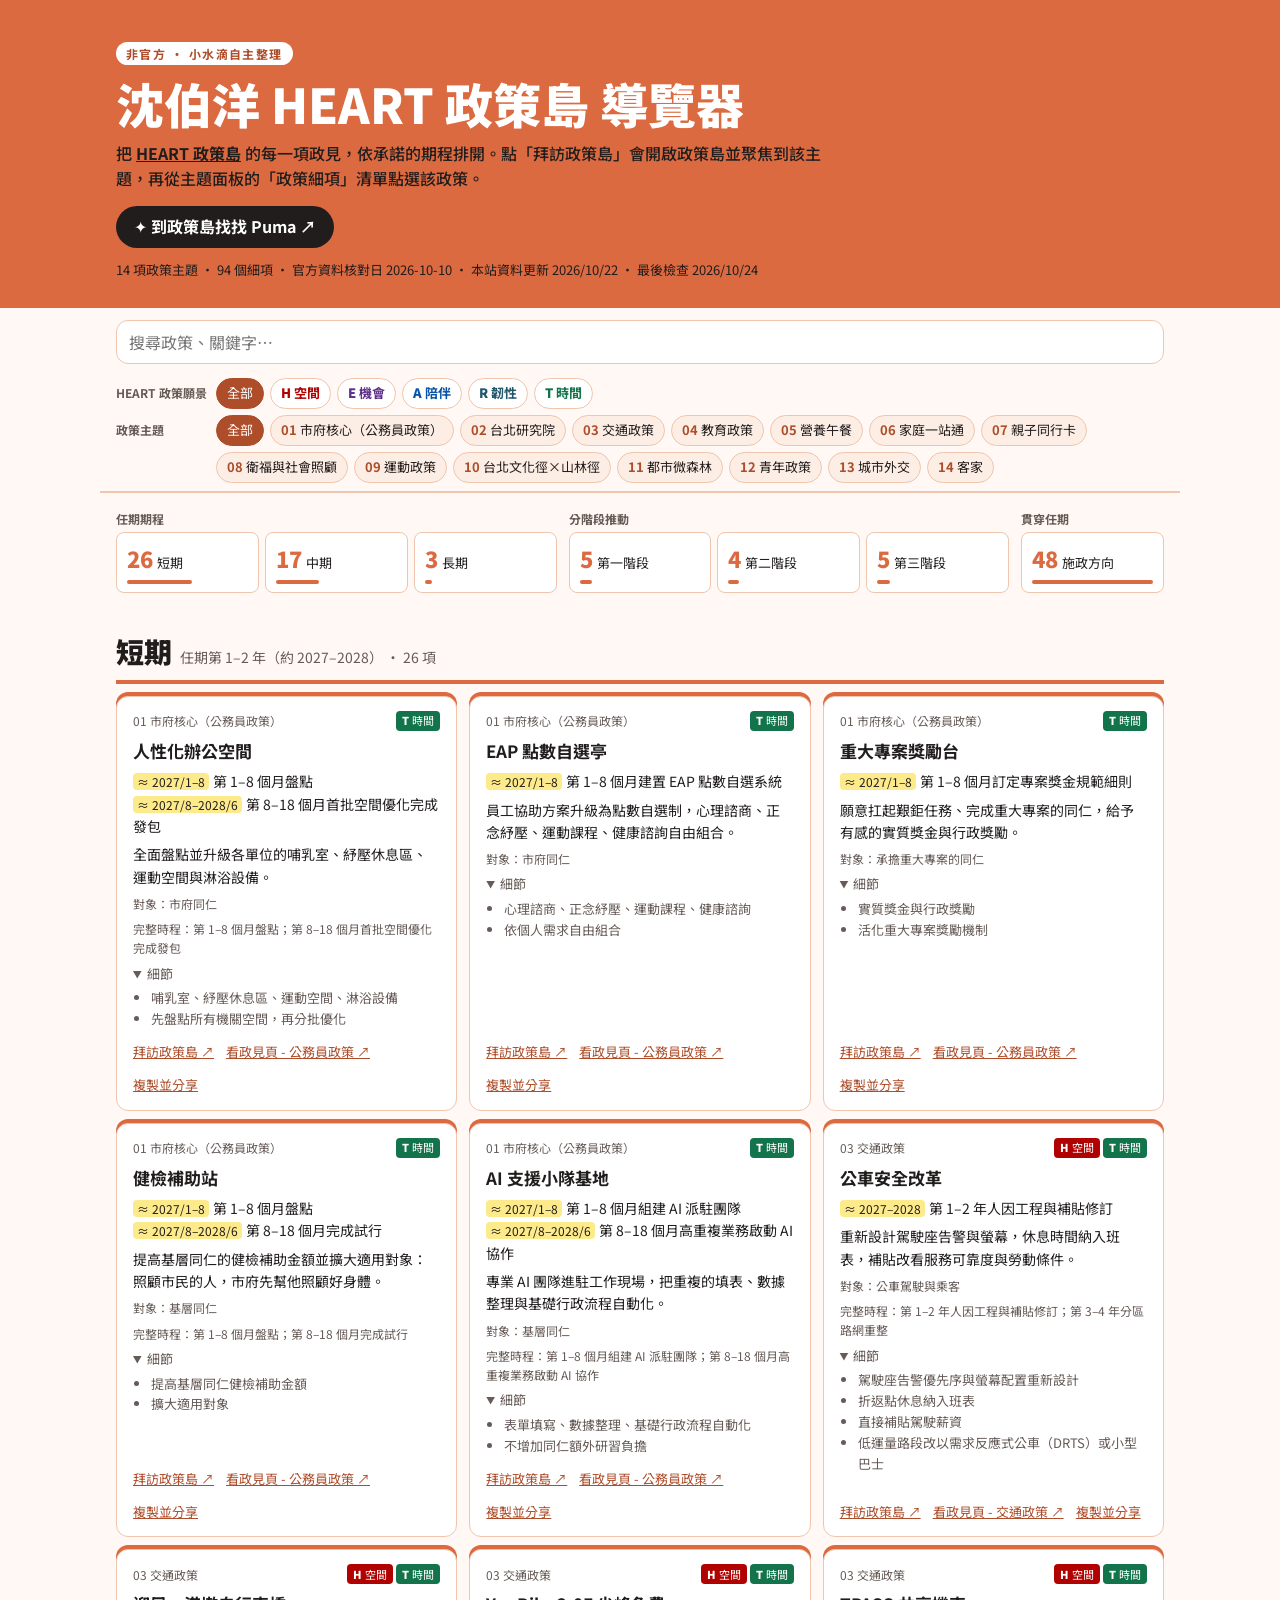
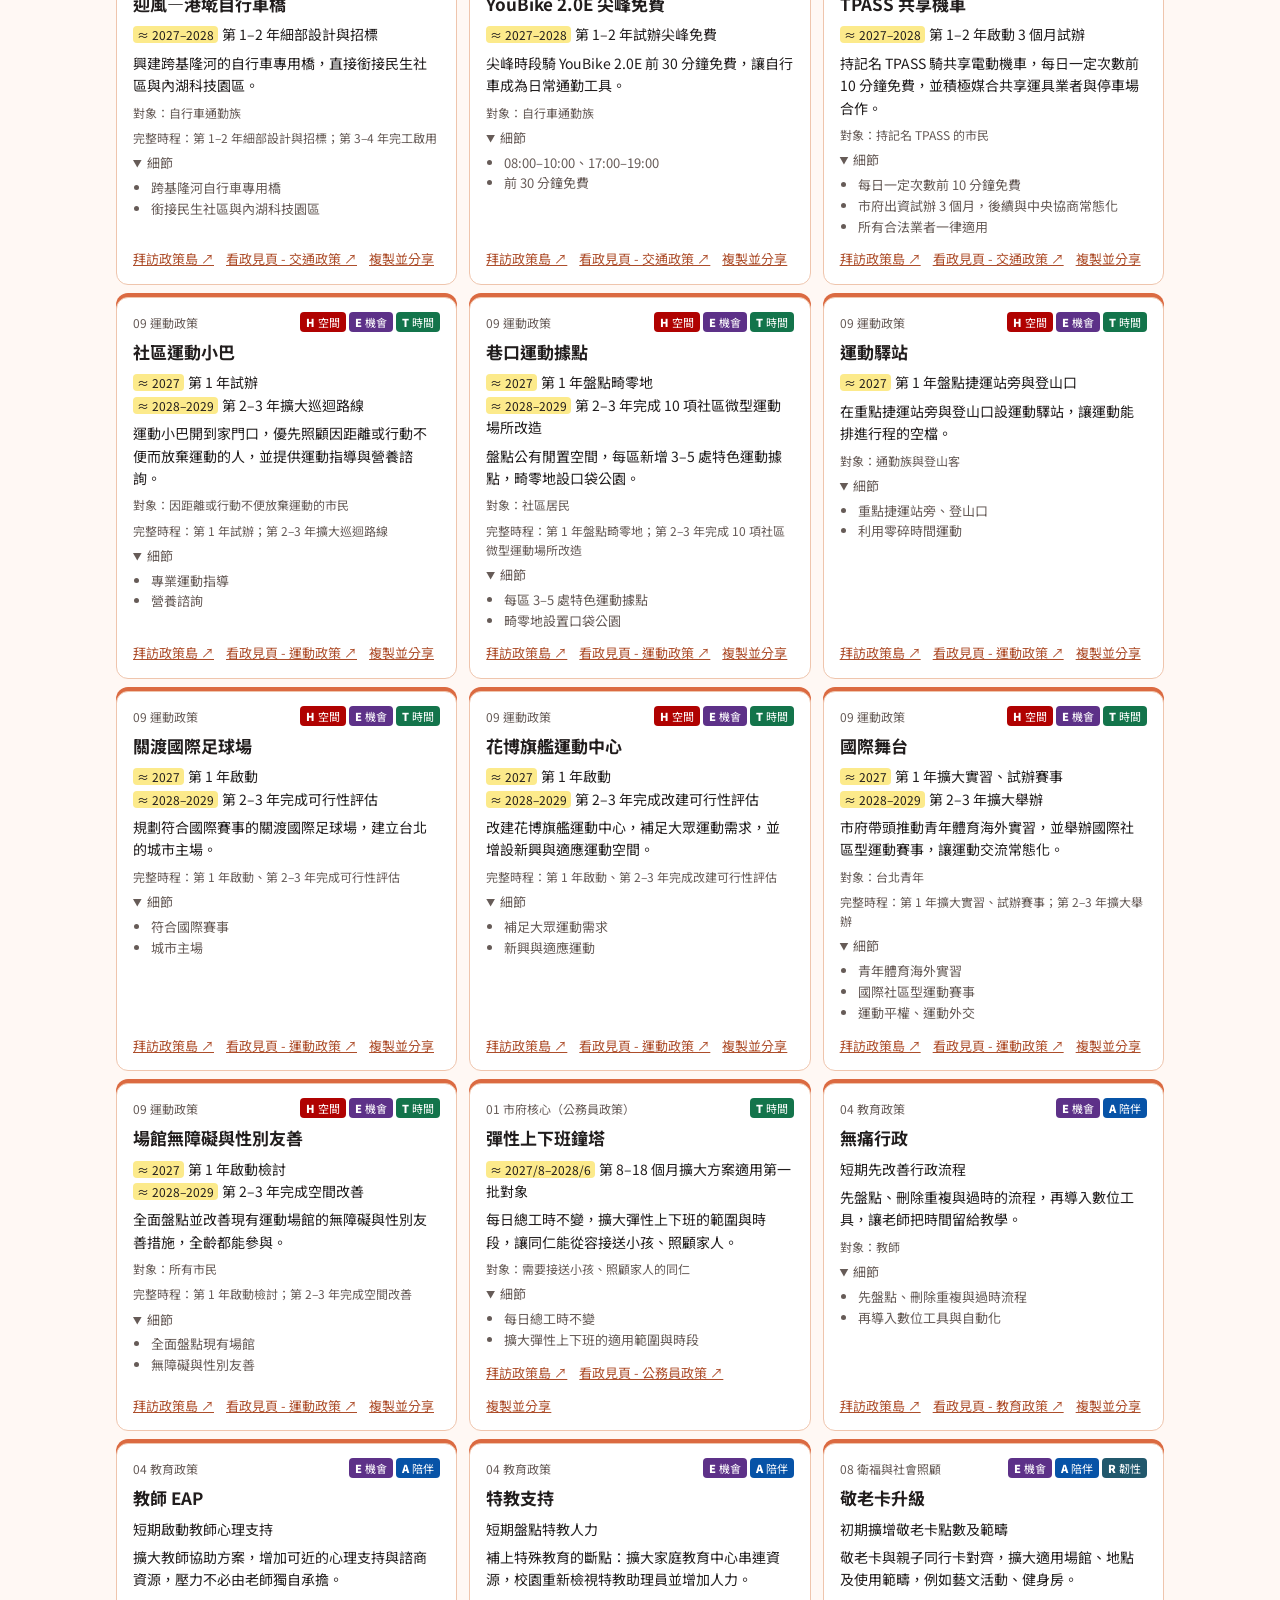
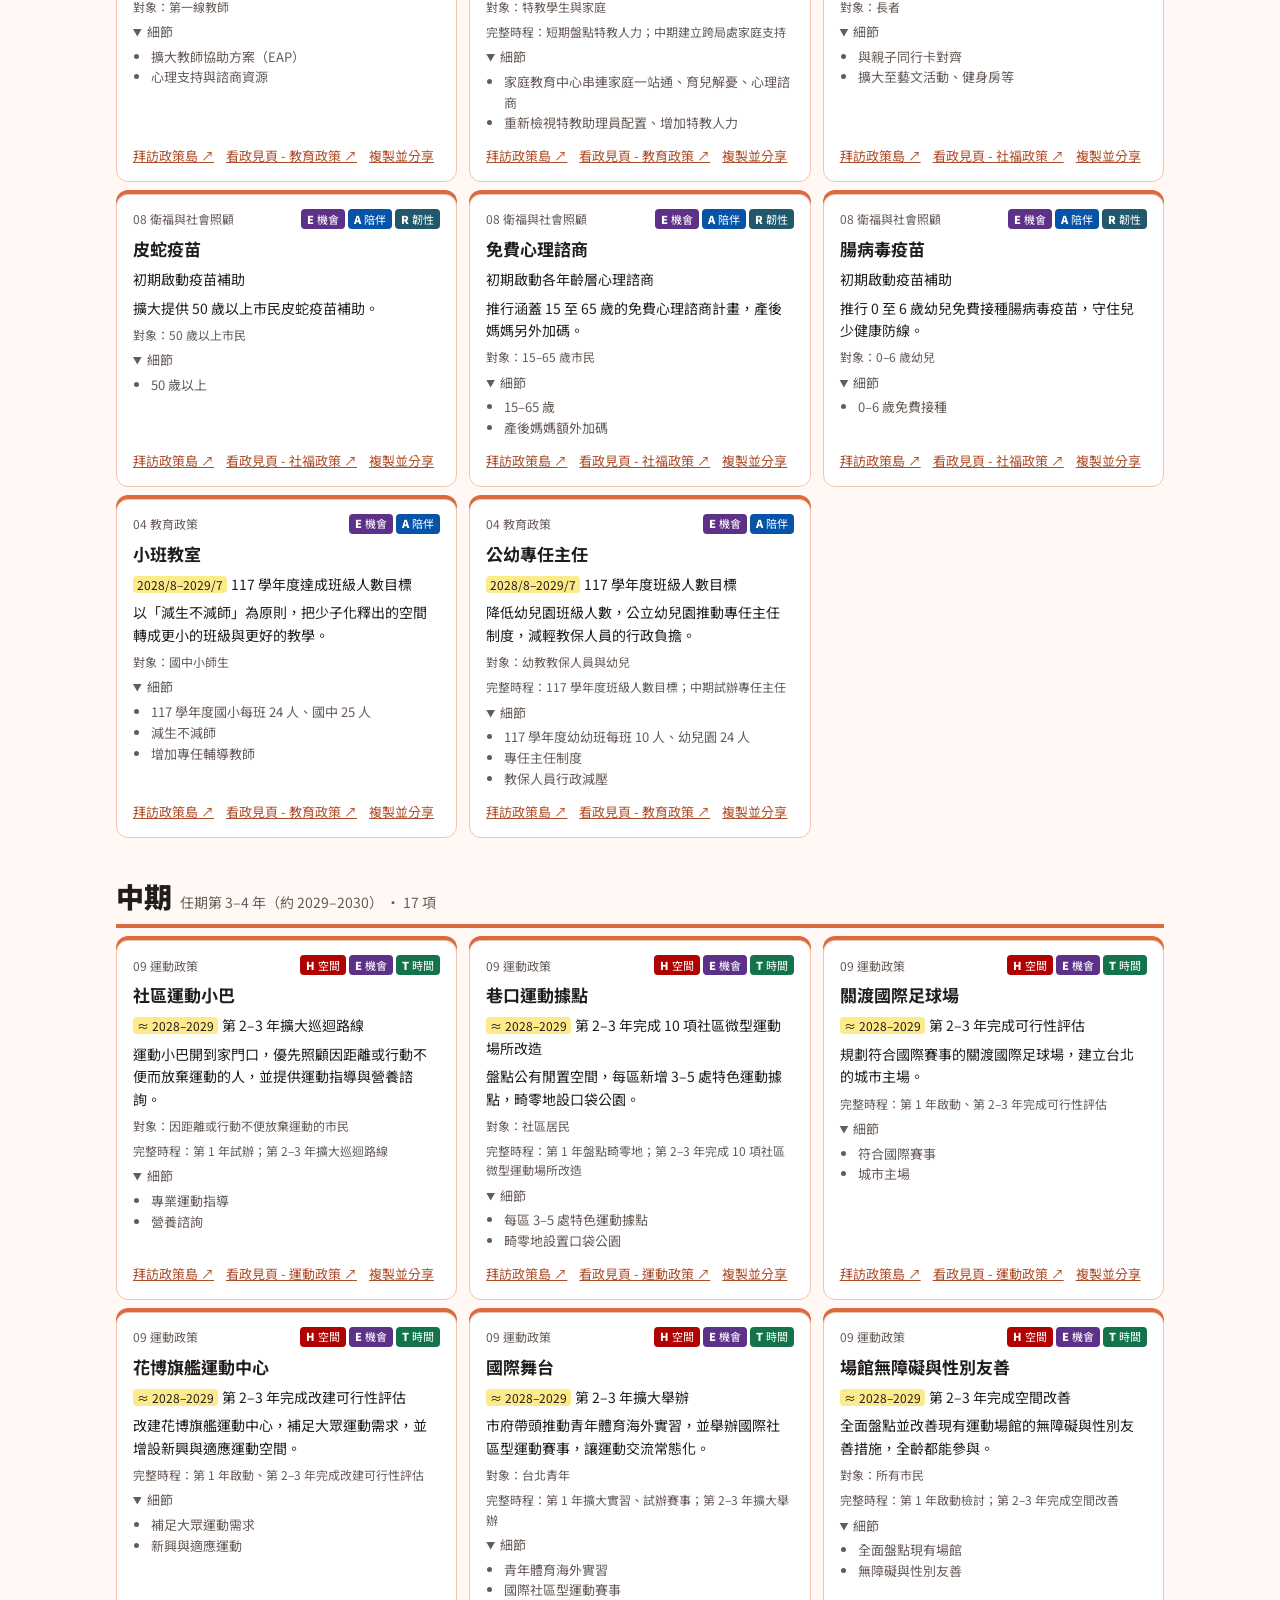
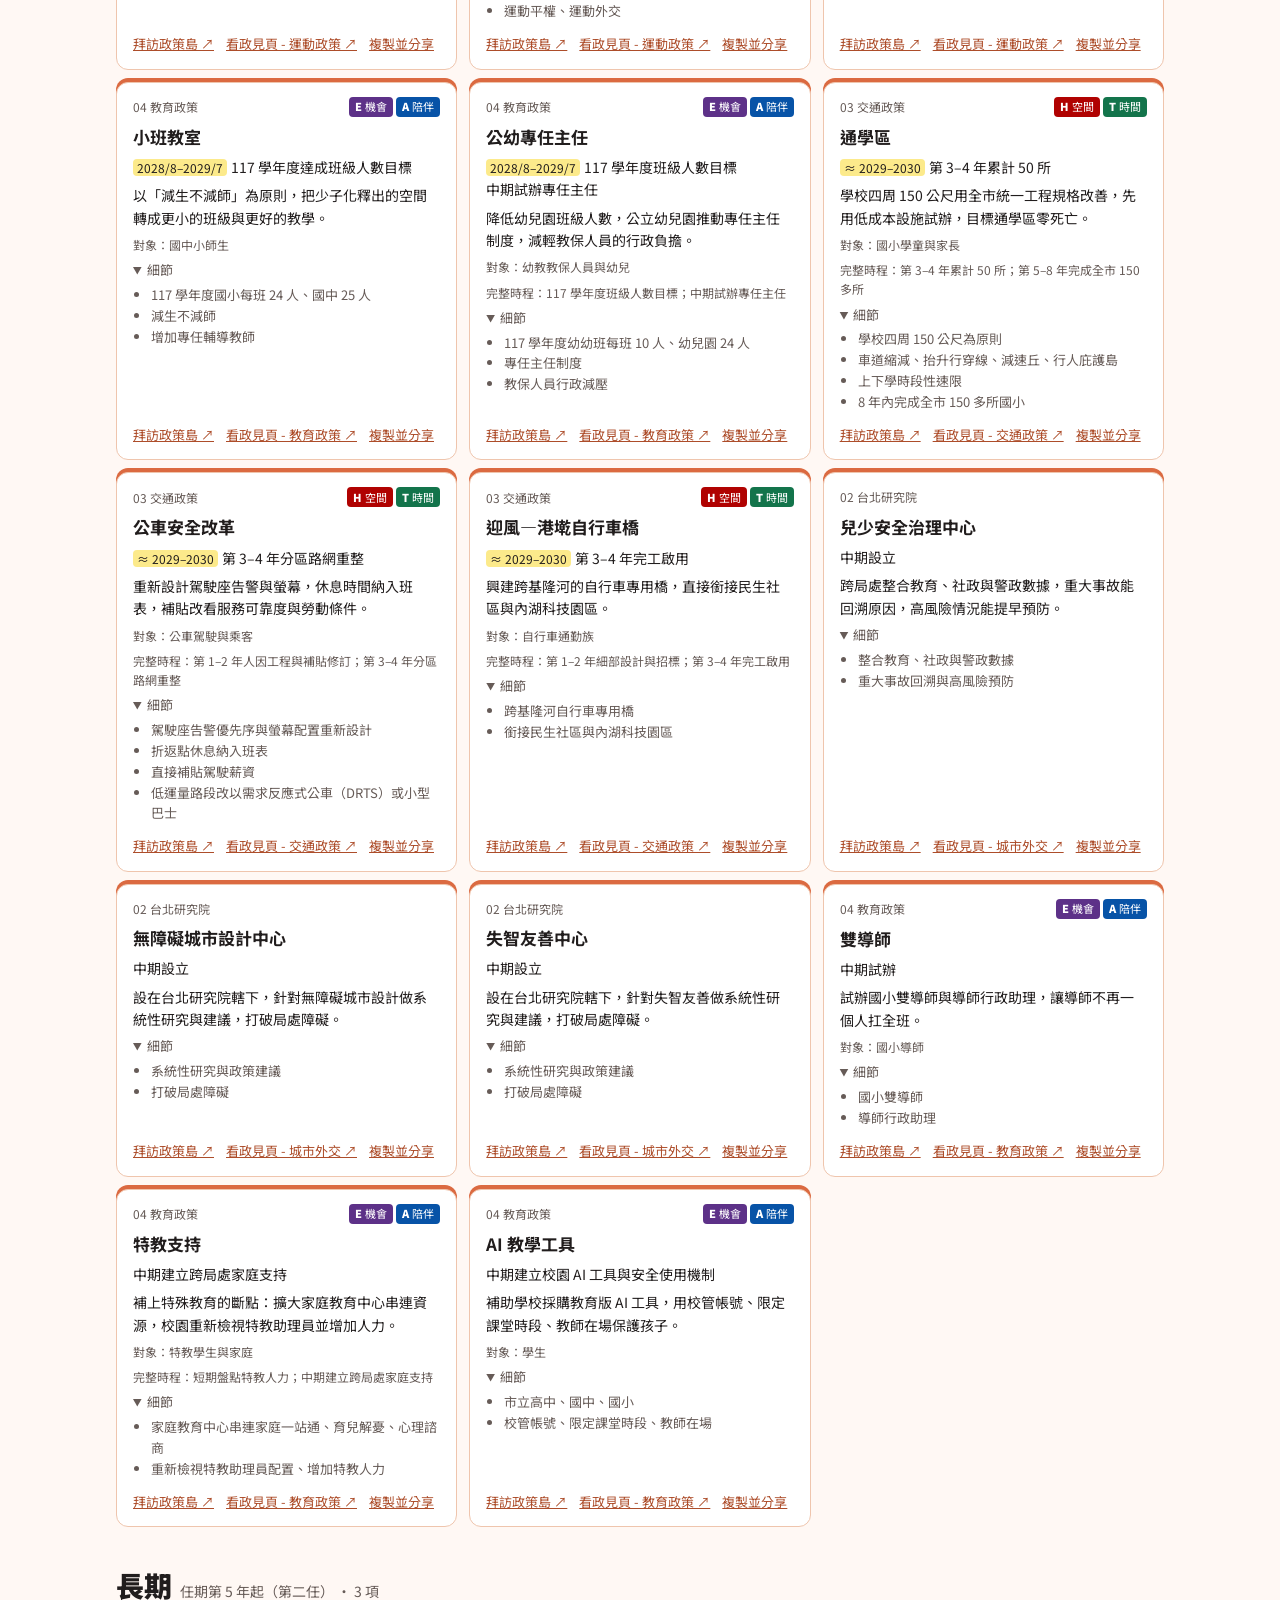
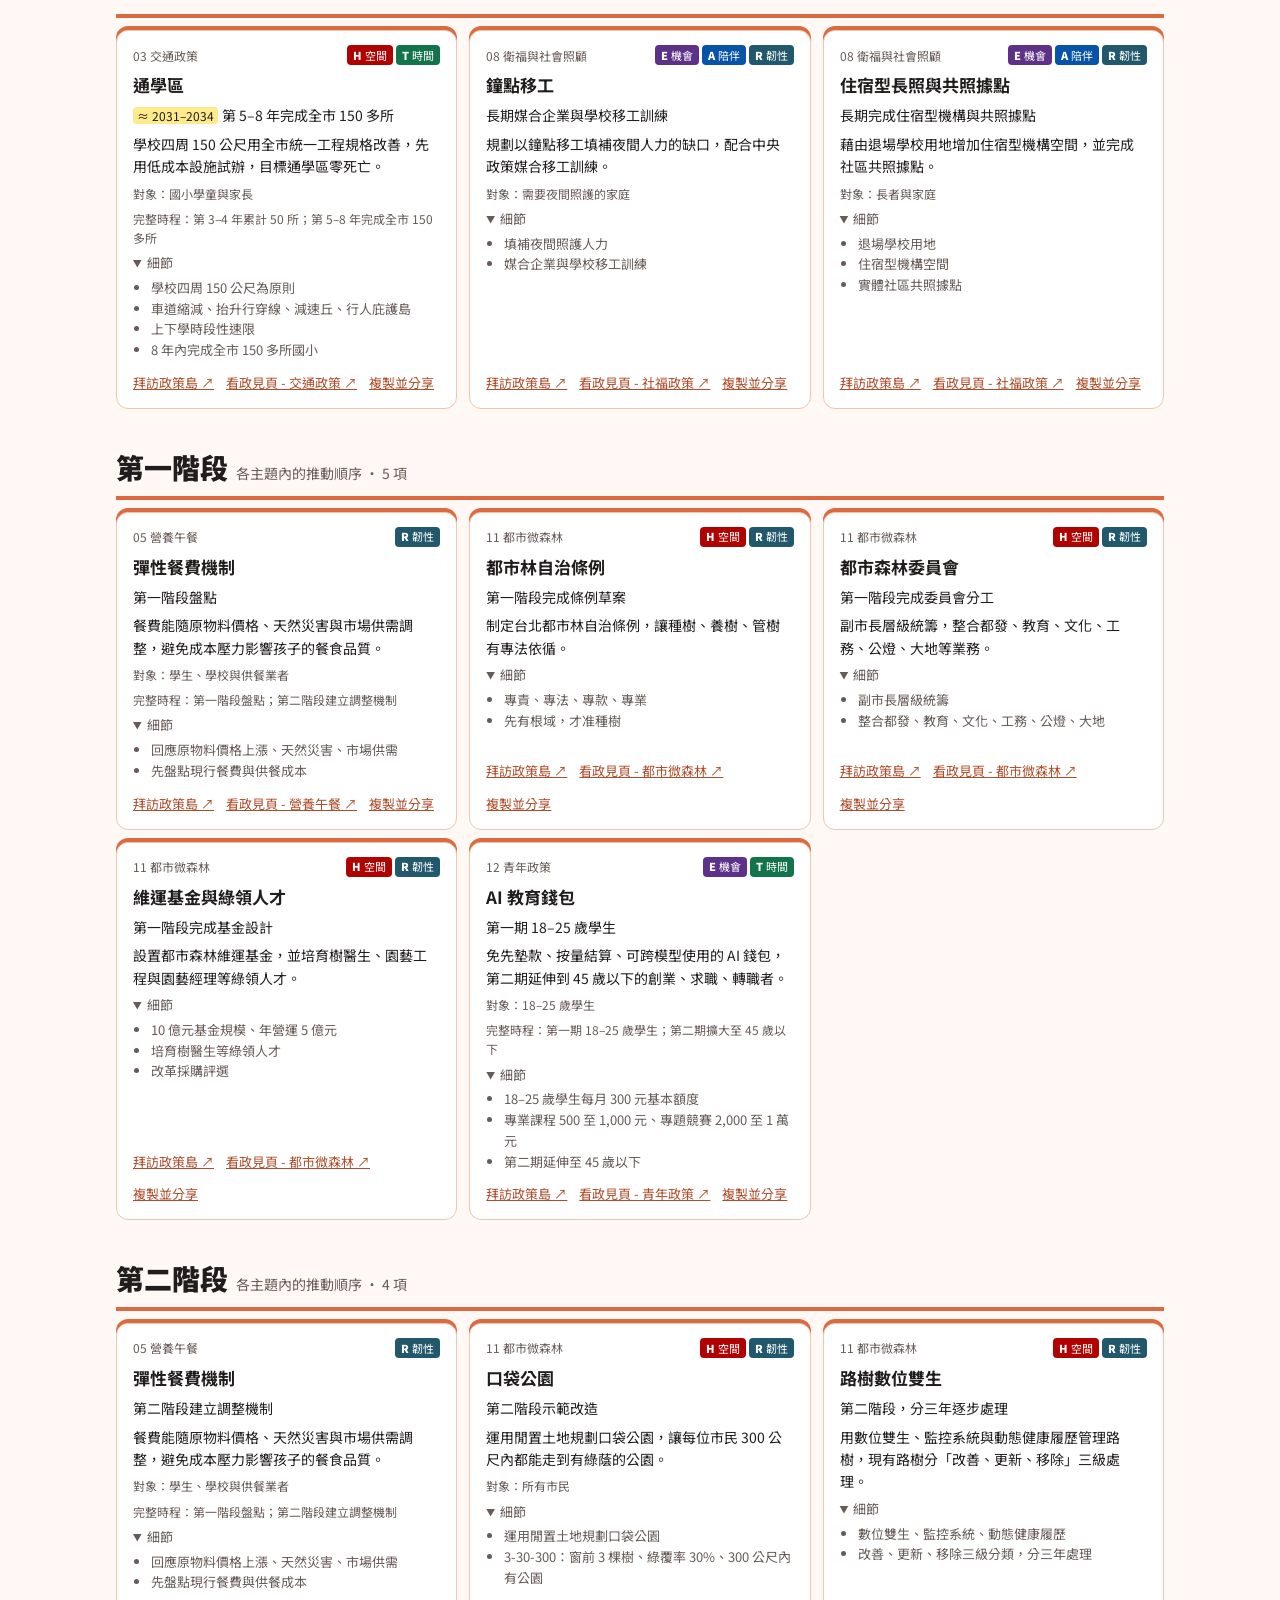
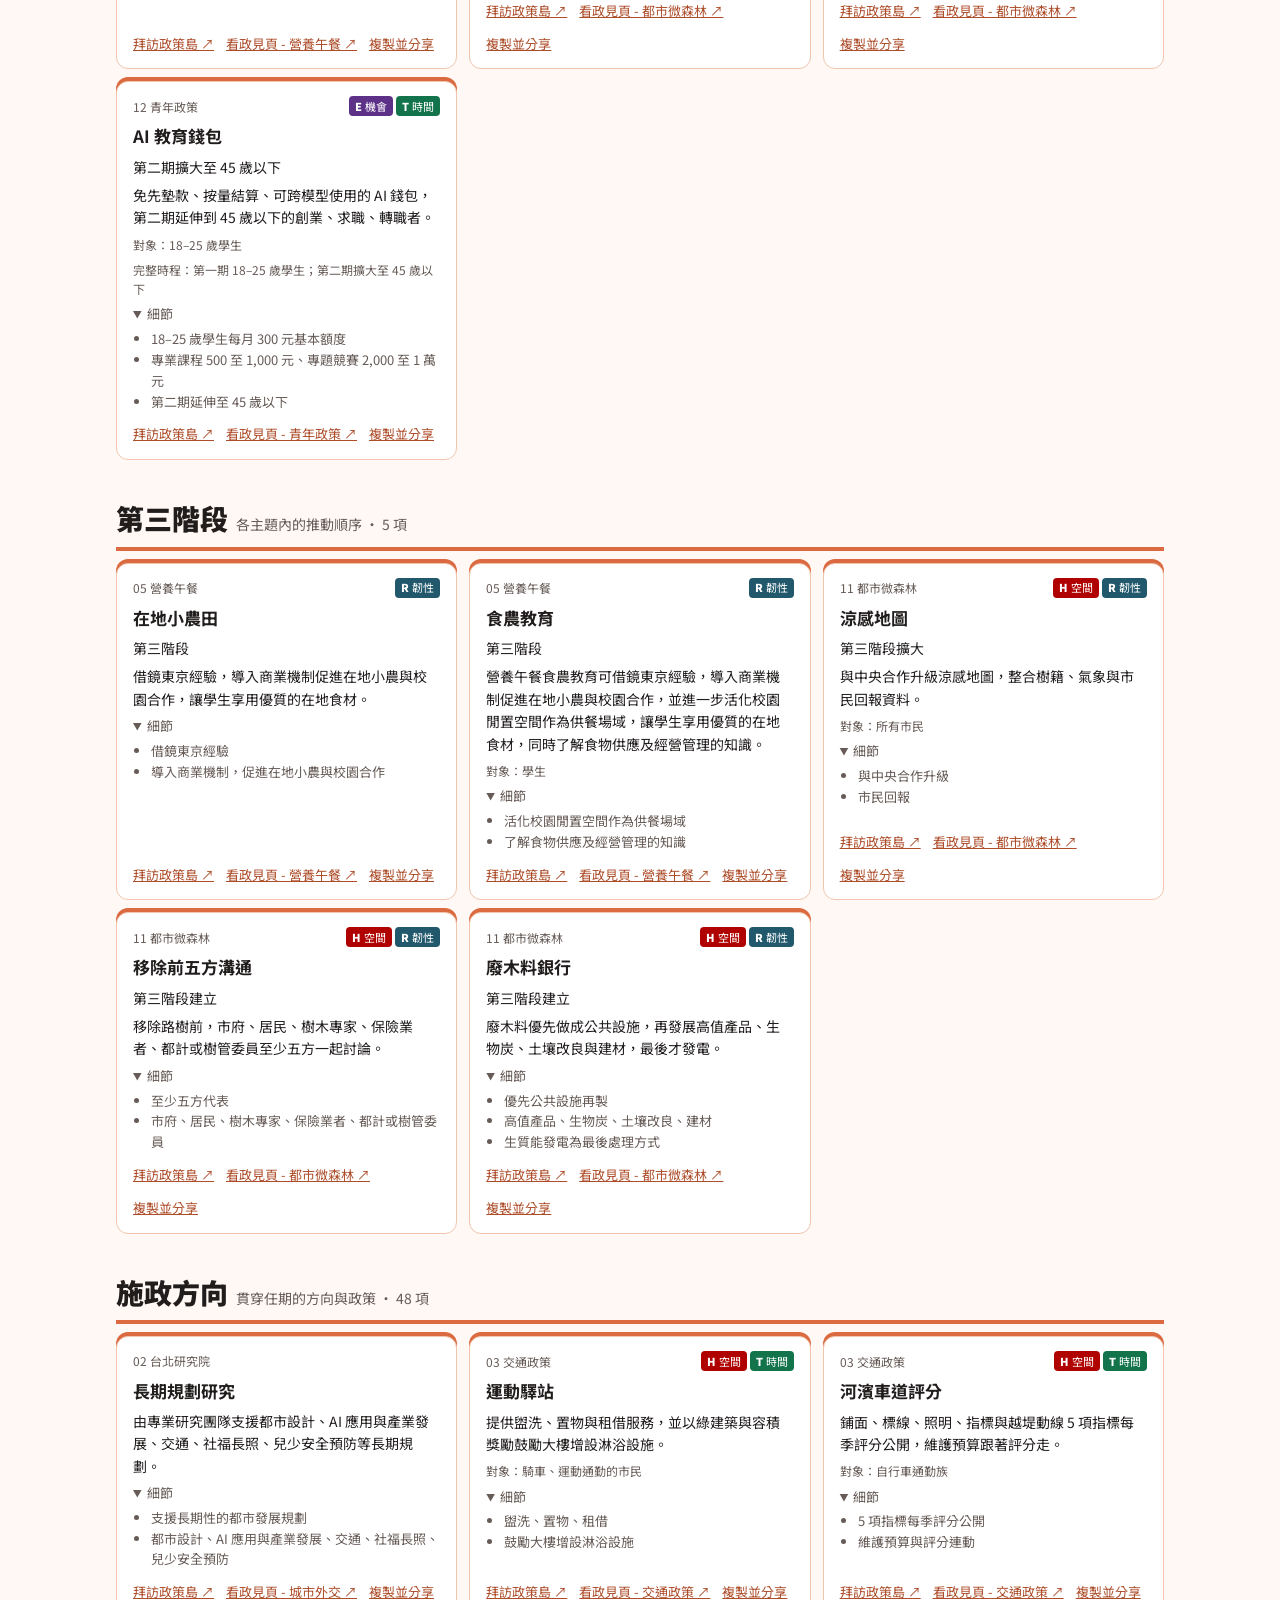
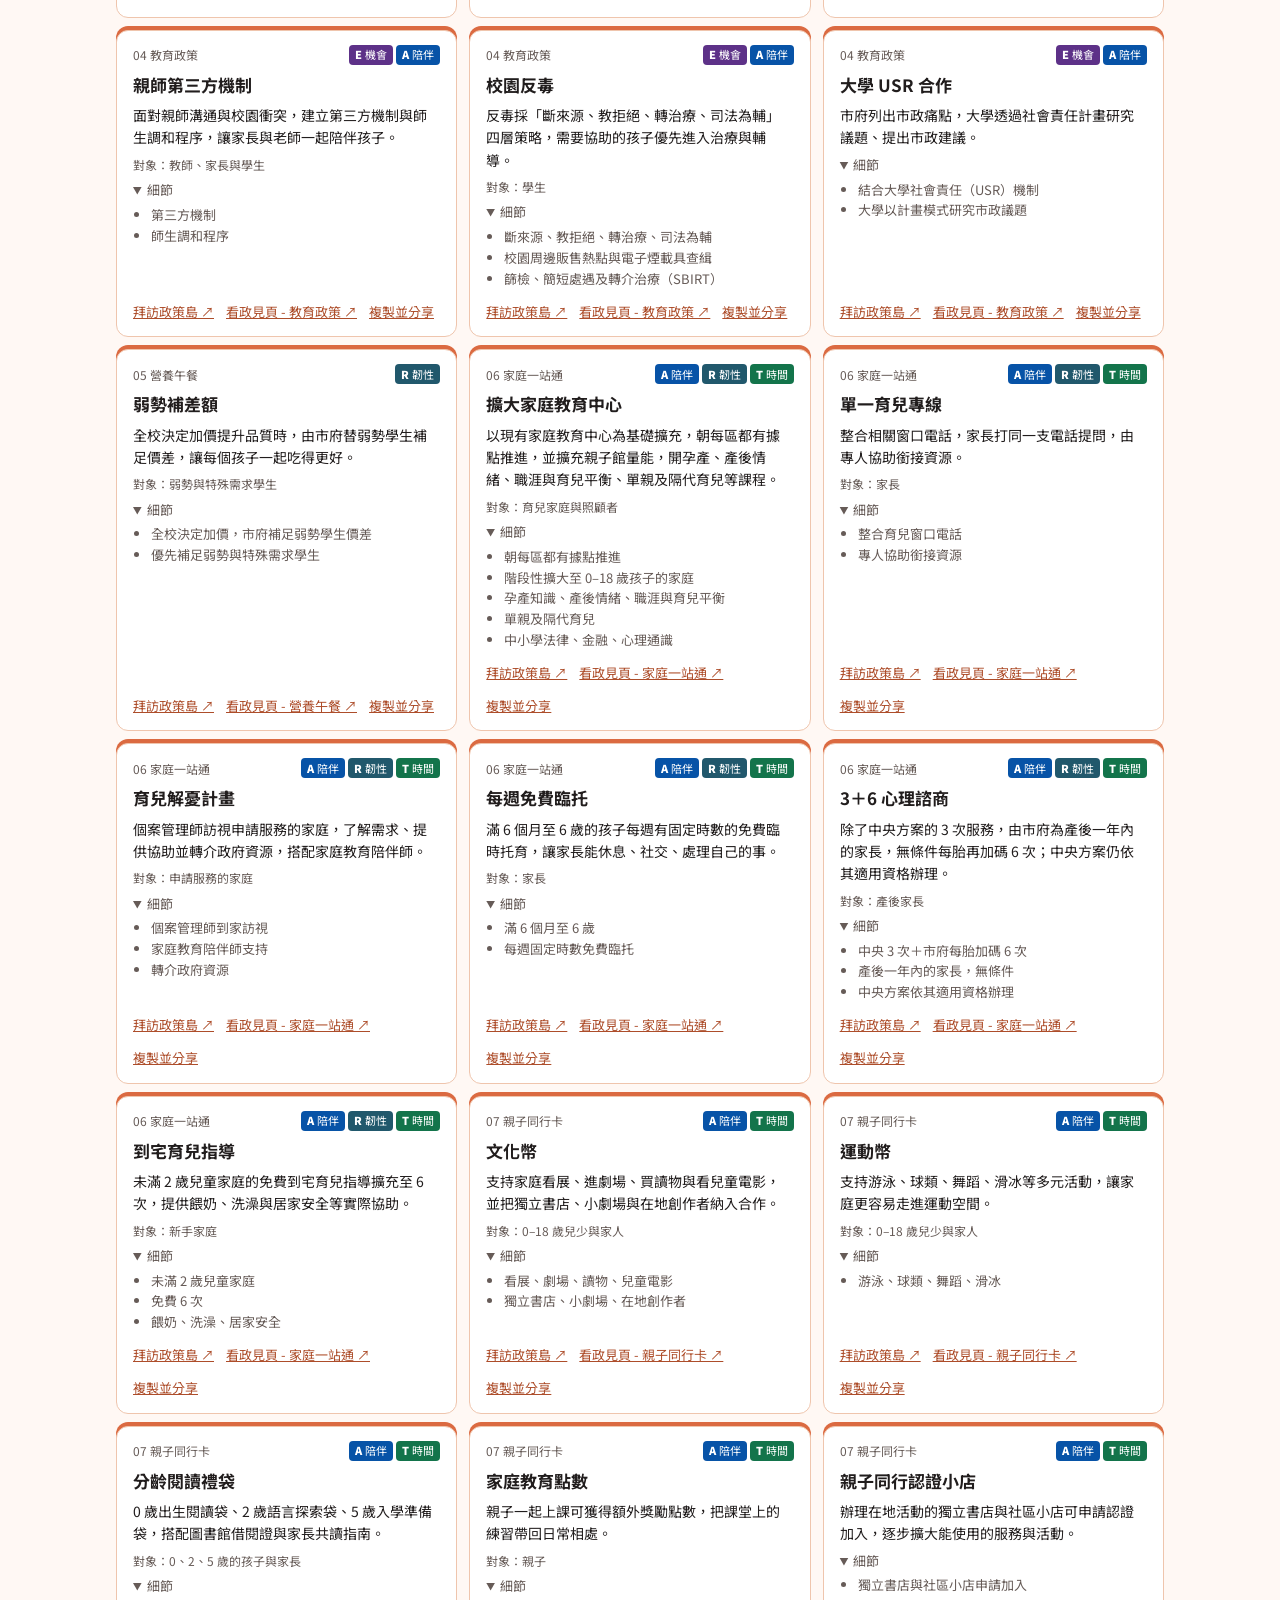
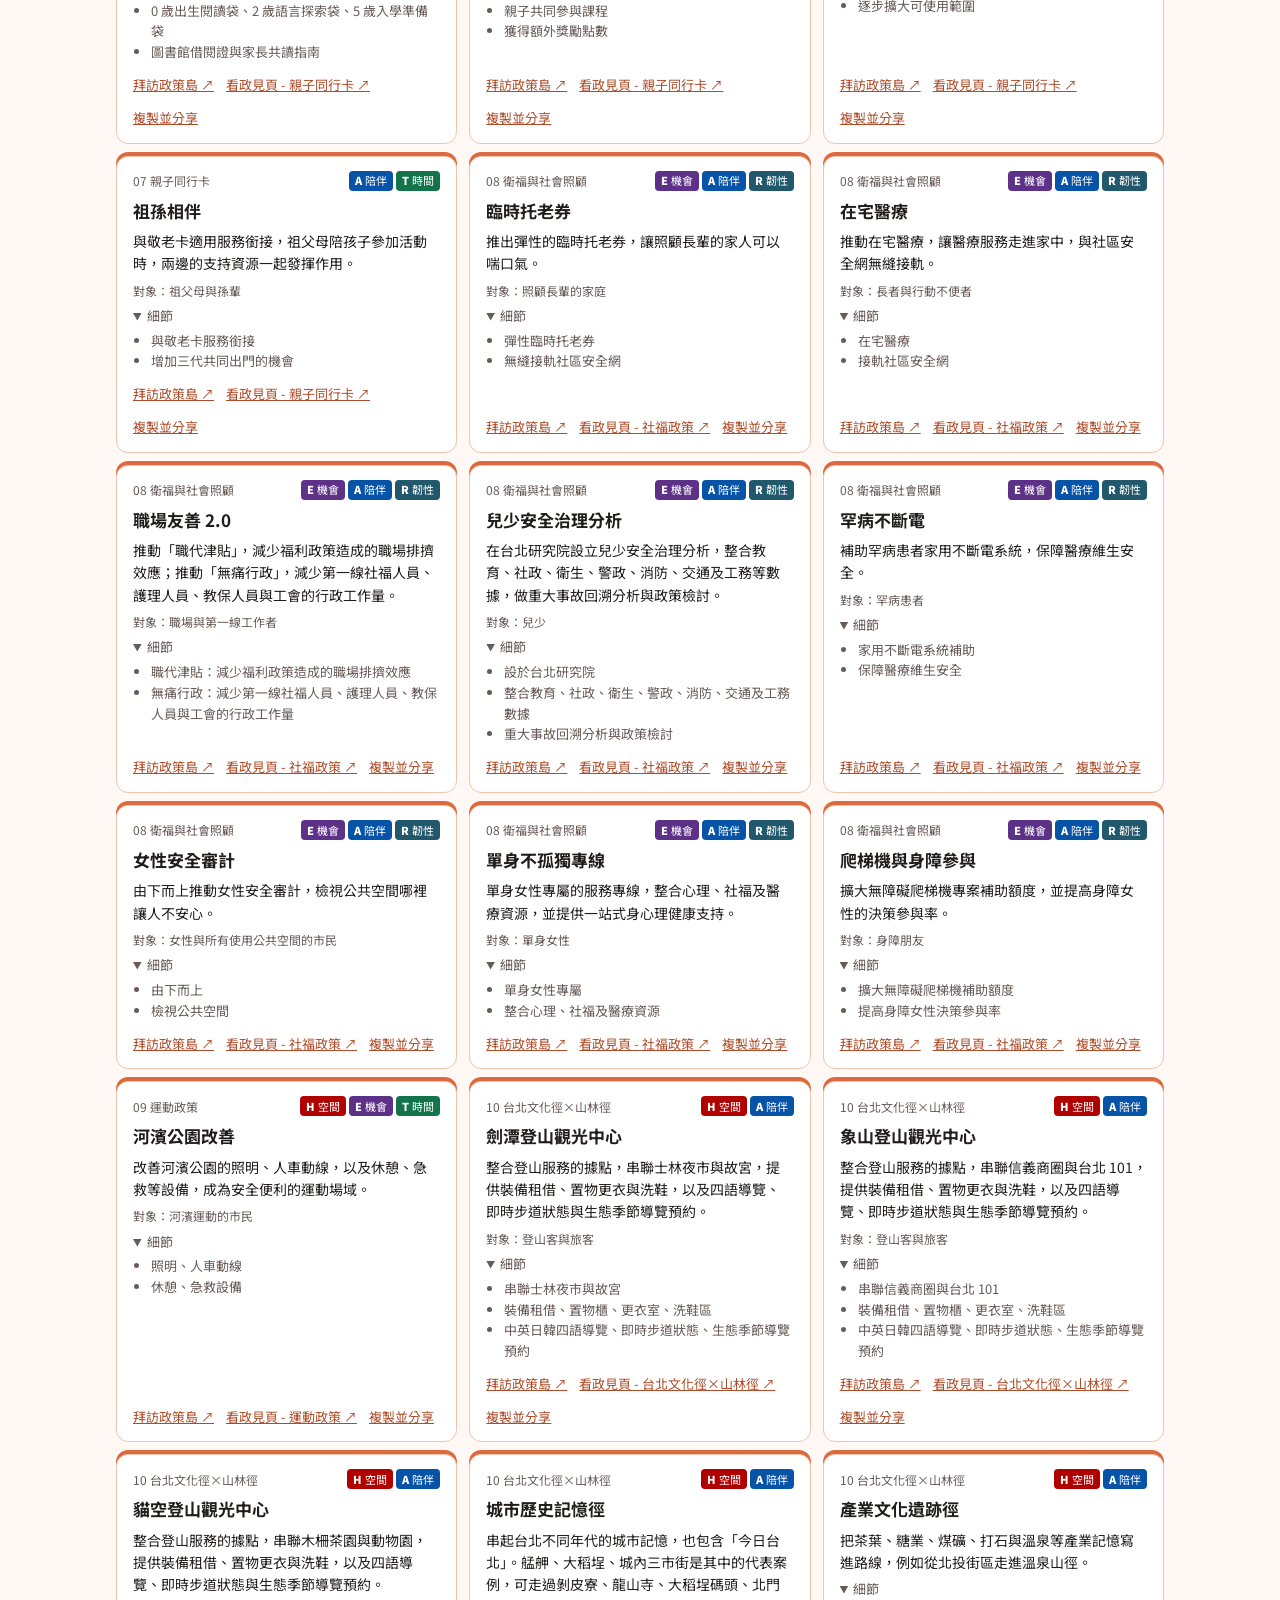
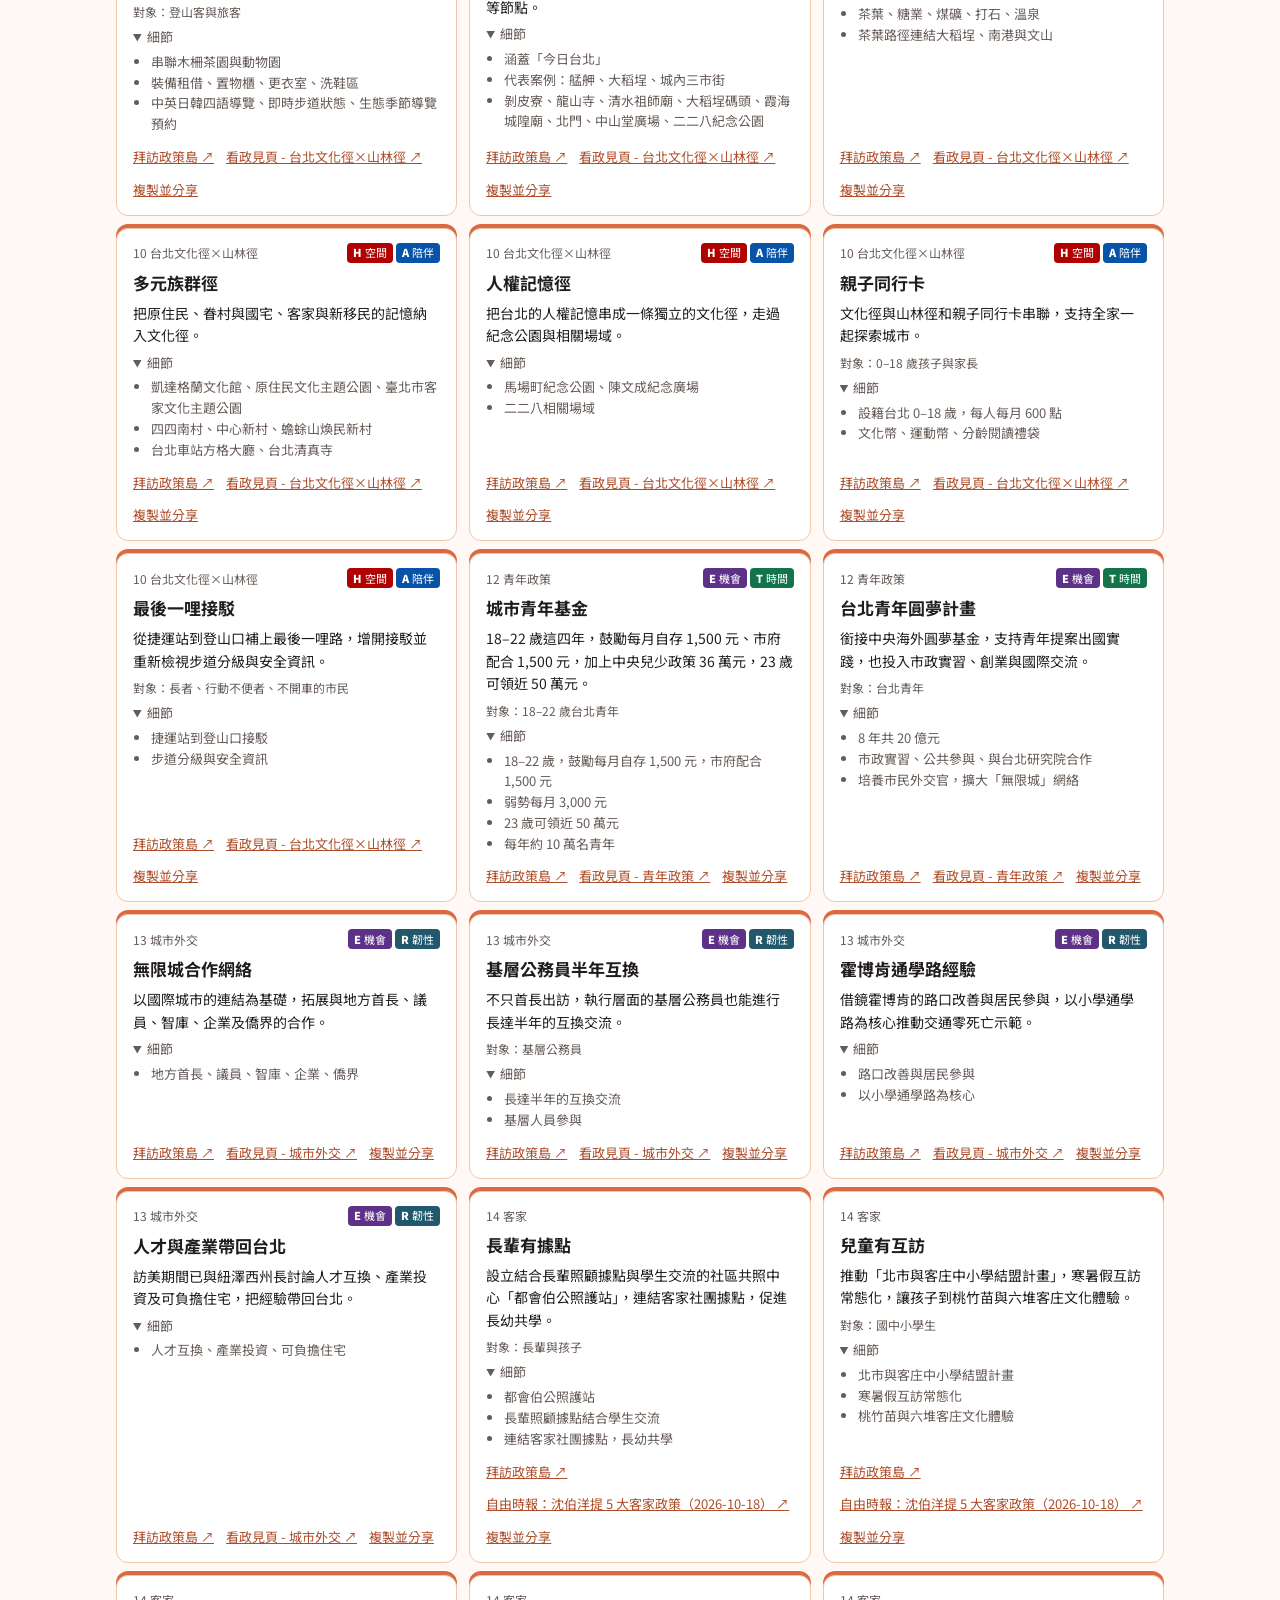
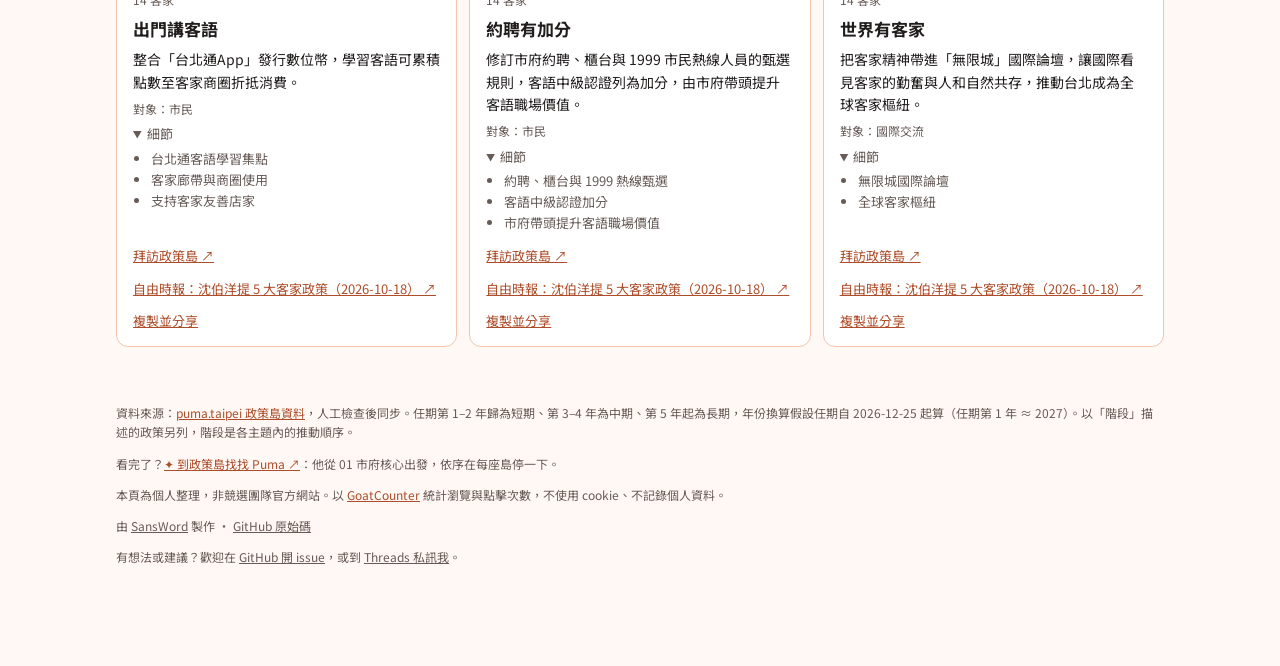
<file: index.html>
<!doctype html>
<html lang="zh-Hant-TW">
<head>
<meta charset="utf-8">
<meta name="viewport" content="width=device-width,initial-scale=1">
<title>沈伯洋 HEART 政策島 導覽器</title>
<meta name="description" content="把沈伯洋 HEART 政策島的 94 項政見，依任期期程整理成時程表（非官方整理）。">
<link rel="canonical" href="https://sansword.github.io/puma_heart_island_navigator/">
<!-- Social preview (Threads, Facebook, LINE, X). og:image must be absolute; regenerate with scripts/og.sh. -->
<meta property="og:type" content="website">
<meta property="og:locale" content="zh_TW">
<meta property="og:site_name" content="沈伯洋 HEART 政策島 導覽器">
<meta property="og:title" content="沈伯洋 HEART 政策島 導覽器">
<meta property="og:description" content="把沈伯洋 HEART 政策島的每一項政見，依任期期程整理成時程表（非官方整理）。">
<meta property="og:url" content="https://sansword.github.io/puma_heart_island_navigator/">
<meta property="og:image" content="https://sansword.github.io/puma_heart_island_navigator/assets/og.png?v=615c2091">
<meta property="og:image:width" content="1200">
<meta property="og:image:height" content="630">
<meta property="og:image:alt" content="沈伯洋 HEART 政策島 導覽器：每一項政見，依承諾的期程排開">
<meta name="twitter:card" content="summary_large_image">
<!-- Official puma.taipei favicon (32x32 .ico). -->
<link rel="icon" href="assets/favicon.ico" sizes="any">
<meta name="theme-color" content="#db6a41">
<link rel="preconnect" href="https://fonts.googleapis.com">
<link rel="preconnect" href="https://fonts.gstatic.com" crossorigin>
<link rel="stylesheet" href="https://fonts.googleapis.com/css2?family=Noto+Sans+TC:wght@400;500;700;900&display=swap">
<link rel="stylesheet" href="assets/style.css">
<!-- GoatCounter: cookieless page counts (dashboard: puma-heart-island-nav.goatcounter.com).
     Every load counts at the canonical path (the main page); assets/app.js adds the shared-link
     counts and click events. count.js skips localhost on its own. -->
<script id="goatcounter" data-goatcounter="https://puma-heart-island-nav.goatcounter.com/count" async src="//gc.zgo.at/count.js"></script>
</head>
<body>
<div class="top-band">
<header class="top">
  <!-- 小水滴: what Puma's supporters call themselves; marks this as a supporter-made, unofficial page. -->
  <p class="eyebrow">非官方 · 小水滴自主整理</p>
  <h1>沈伯洋 HEART 政策島 導覽器</h1>
  <p class="lede">把 <a href="https://puma.taipei/heart-island" target="_blank" rel="noopener">HEART 政策島</a> 的每一項政見，依承諾的期程排開。點「拜訪政策島」會開啟政策島並聚焦到該主題，再從主題面板的「政策細項」清單點選該政策。</p>
  <p class="cta"><a href="https://puma.taipei/heart-island?focus=civil" target="_blank" rel="noopener" data-count="puma/header" title="Puma 從 01 市府核心出發，依序走訪每座政策島">✦ 到政策島找找 Puma ↗</a></p>
  <p class="meta" id="meta">載入中…</p>
</header>
</div>

<div class="searchbar">
  <input id="q" type="search" placeholder="搜尋政策、關鍵字…" aria-label="搜尋政策">
</div>
<section class="controls" aria-label="篩選">
  <div class="filter">
    <span class="filter-label" id="heart-label">HEART 政策願景</span>
    <div class="chips" id="heart-chips" role="group" aria-labelledby="heart-label"></div>
  </div>
  <div class="filter">
    <span class="filter-label" id="island-label">政策主題</span>
    <div class="chips" id="island-chips" role="group" aria-labelledby="island-label"></div>
  </div>
</section>

<nav class="summary" id="summary" aria-label="各時段政策數"></nav>

<main id="timeline"></main>

<footer class="foot">
  <p>資料來源：<a href="https://puma.taipei/heart-island-assets/policies.json" target="_blank" rel="noopener">puma.taipei 政策島資料</a>，人工檢查後同步。任期第 1–2 年歸為短期、第 3–4 年為中期、第 5 年起為長期，年份換算假設任期自 2026-12-25 起算（任期第 1 年 ≈ 2027）。以「階段」描述的政策另列，階段是各主題內的推動順序。</p>
  <p>看完了？<a href="https://puma.taipei/heart-island?focus=civil" target="_blank" rel="noopener" data-count="puma/footer">✦ 到政策島找找 Puma ↗</a>：他從 01 市府核心出發，依序在每座島停一下。</p>
  <p>本頁為個人整理，非競選團隊官方網站。以 <a href="https://www.goatcounter.com/" target="_blank" rel="noopener">GoatCounter</a> 統計瀏覽與點擊次數，不使用 cookie、不記錄個人資料。</p>
  <p class="credit">由 <a href="https://www.threads.com/@sanswordtw" target="_blank" rel="noopener">SansWord</a> 製作 · <a href="https://github.com/SansWord/puma_heart_island_navigator" target="_blank" rel="noopener">GitHub 原始碼</a></p>
  <p class="credit">有想法或建議？歡迎在 <a href="https://github.com/SansWord/puma_heart_island_navigator/issues" target="_blank" rel="noopener">GitHub 開 issue</a>，或到 <a href="https://www.threads.com/@sanswordtw" target="_blank" rel="noopener">Threads 私訊我</a>。</p>
</footer>

<div class="toast" id="toast" role="status" aria-live="polite"></div>
<button class="to-top" id="to-top" type="button" aria-label="回到頂端" tabindex="-1" aria-hidden="true">↑</button>

<script type="module" src="assets/app.js"></script>
</body>
</html>
</file>
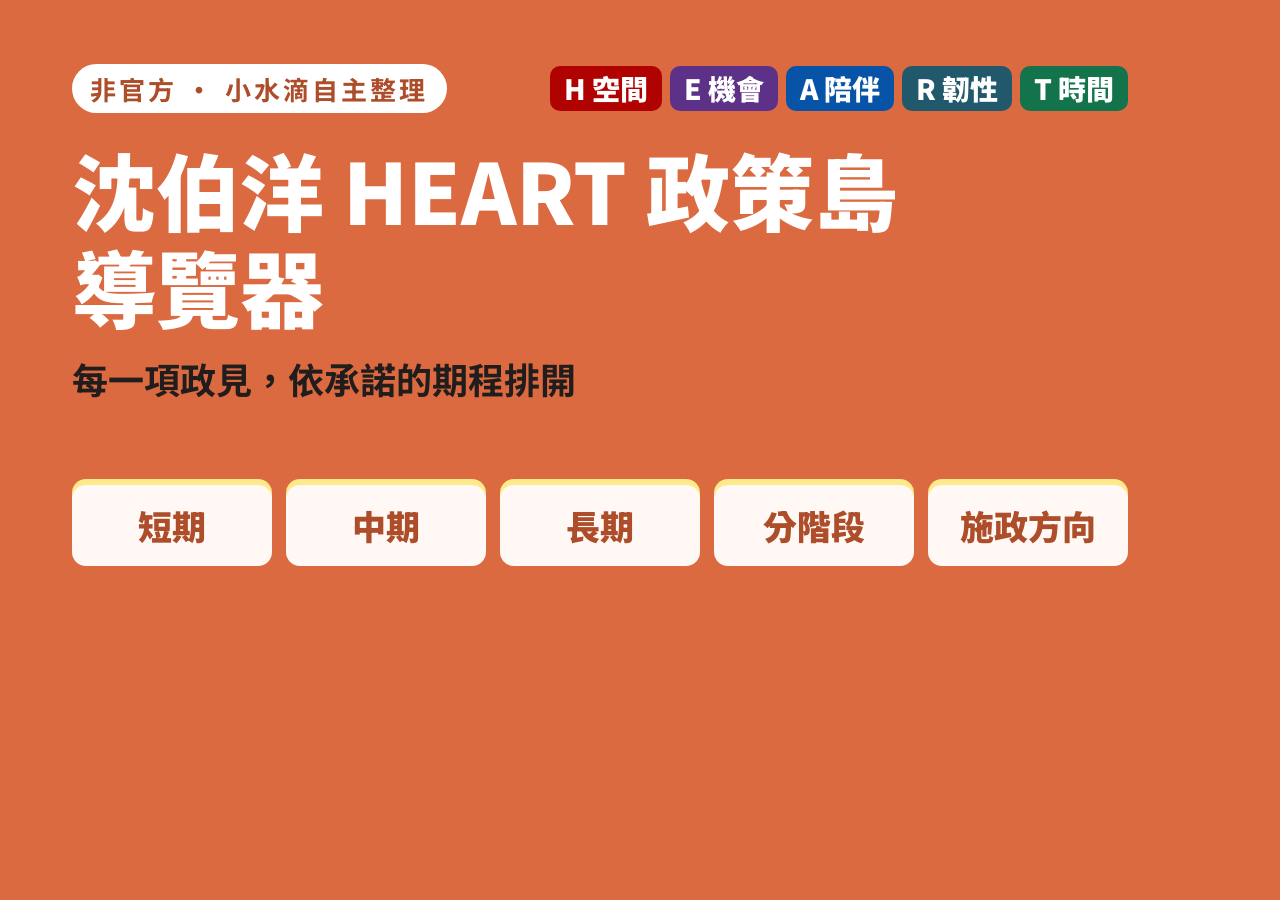
<file: scripts/og-card.html>
<!doctype html>
<!-- Source for assets/og.png (1200x630 social preview). Regenerate with scripts/og.sh. -->
<html lang="zh-Hant-TW">
<head>
<meta charset="utf-8">
<link rel="stylesheet" href="https://fonts.googleapis.com/css2?family=Noto+Sans+TC:wght@500;700;900&display=block">
<style>
  * { box-sizing: border-box; }
  html, body { margin: 0; width: 1200px; height: 630px; overflow: hidden; }
  body {
    background: #db6a41;
    color: #211d1d;
    font-family: "Noto Sans TC", "PingFang TC", sans-serif;
    padding: 64px 72px;
    display: flex;
    flex-direction: column;
  }
  .eyebrow {
    align-self: flex-start;
    padding: 6px 18px;
    border-radius: 999px;
    background: #fff;
    color: #ad4d2a;
    font-size: 26px;
    font-weight: 700;
    letter-spacing: .12em;
  }
  h1 { margin: 28px 0 0; color: #fff; font-size: 84px; font-weight: 900; line-height: 1.15; }
  .lede { margin: 18px 0 0; font-size: 36px; font-weight: 700; }
  .years { display: flex; gap: 14px; margin-top: auto; }
  .years span {
    flex: 1;
    padding: 16px 0;
    border-radius: 14px;
    background: #fff8f4;
    box-shadow: 0 -6px 0 0 #fcea8b;
    text-align: center;
    font-size: 34px;
    font-weight: 900;
    color: #ad4d2a;
  }
  .top { display: flex; justify-content: space-between; align-items: center; }
  .top .eyebrow { align-self: auto; }
  .heart { display: flex; gap: 8px; }
  .heart span { padding: 4px 14px; border-radius: 10px; color: #fff; font-size: 28px; font-weight: 900; line-height: 1.3; }
</style>
</head>
<body>
  <div class="top">
    <div class="eyebrow">非官方 · 小水滴自主整理</div>
    <!-- HEART pillar colors, as --heart-h … --heart-t in assets/style.css. -->
    <div class="heart">
      <span style="background:#b00201">H 空間</span><span style="background:#5d3188">E 機會</span><span style="background:#0753a7">A 陪伴</span><span style="background:#21586c">R 韌性</span><span style="background:#13744b">T 時間</span>
    </div>
  </div>
  <h1>沈伯洋 HEART 政策島<br>導覽器</h1>
  <p class="lede">每一項政見，依承諾的期程排開</p>
  <div class="years"><span>短期</span><span>中期</span><span>長期</span><span>分階段</span><span>施政方向</span></div>
</body>
</html>
</file>
<file: assets/style.css>
/* Palette taken from puma.taipei's --brand-* tokens. Light only, like the official site. */
:root {
  --bg: #fff8f4;          /* brand-surface */
  --surface: #ffffff;
  --ink: #211d1d;         /* brand-ink */
  --muted: #665b57;       /* brand-muted */
  --line: #efc5ad;        /* brand-border */
  --brand: #db6a41;       /* brand-primary: fills and large text only */
  --accent: #ad4d2a;      /* brand-action: small text and buttons (AA on white) */
  --accent-hover: #963f24;
  --accent-ink: #ffffff;
  --highlight: #fcea8b;   /* brand-yellow */
  --chip: #fdeee5;
  /* HEART pillar colors, as on puma.taipei/heart. All pass AA as text on our light surfaces. */
  --heart-h: #b00201;
  --heart-e: #5d3188;
  --heart-a: #0753a7;
  --heart-r: #21586c;
  --heart-t: #13744b;
  --radius: 12px;
  color-scheme: light;
  font-family: "Noto Sans TC", "PingFang TC", "Microsoft JhengHei", system-ui, sans-serif;
}

* { box-sizing: border-box; }
body {
  margin: 0;
  background: var(--bg);
  color: var(--ink);
  line-height: 1.6;
}
a { color: var(--accent); }
a:hover { color: var(--accent-hover); }

.top, .searchbar, .controls, .summary, main, .foot {
  max-width: 1080px;
  margin: 0 auto;
  padding: 0 16px;
}
.top-band { background: var(--brand); }
.top { padding-top: 40px; padding-bottom: 28px; }
.eyebrow {
  display: inline-block;
  margin: 0;
  padding: 2px 10px;
  border-radius: 999px;
  background: var(--surface);
  color: var(--accent);
  font-size: 12px;
  font-weight: 700;
  letter-spacing: .12em;
}
/* keep-all: wrap only at the spaces, so 導覽器 never splits on phones. */
h1 { margin: 10px 0 10px; font-size: clamp(30px, 6vw, 48px); font-weight: 900; line-height: 1.15; color: #fff; word-break: keep-all; }
.top .lede { margin: 0 0 6px; max-width: 46em; font-weight: 500; }
.top .meta { margin: 0; font-size: 13px; }
.top a { color: var(--ink); font-weight: 700; }
/* Invitation to the official island, where Puma walks the islands (he starts at 01 市府核心).
   Loud in the header band, which scrolls away before the policies start. */
.top .cta { margin: 14px 0 12px; }
.top .cta a {
  display: inline-block;
  padding: 8px 18px;
  border-radius: 999px;
  background: var(--ink);
  color: #fff;
  text-decoration: none;
}
.top .cta a:hover { background: #000; }
.top .cta a:focus-visible { outline: 3px solid var(--highlight); outline-offset: 2px; }

/* The search bar is always pinned. The filter pills wrap instead of scrolling sideways; on phones
   they're too tall to pin, so they stick (under the search bar) only on wider screens. */
:root { --search-h: 64px; }
.searchbar {
  position: sticky;
  top: 0;
  z-index: 3;
  height: var(--search-h);
  padding-top: 12px;
  padding-bottom: 8px;
  background: var(--bg);
}
.controls {
  background: var(--bg);
  padding-bottom: 8px;
  border-bottom: 2px solid var(--line);
}
#q {
  width: 100%;
  height: 44px;
  font: inherit;
  padding: 10px 12px;
  border: 1px solid var(--line);
  border-radius: var(--radius);
  background: var(--surface);
  color: var(--ink);
}
#q:focus { outline: 2px solid var(--brand); outline-offset: 0; border-color: var(--brand); }
@media (max-width: 719px) {
  .searchbar { border-bottom: 2px solid var(--line); padding-bottom: 6px; }
  .controls { padding-top: 4px; }
}
@media (min-width: 720px) {
  .controls { position: sticky; top: var(--search-h); z-index: 2; }
}
.filter { display: flex; gap: 4px 10px; align-items: baseline; margin-top: 6px; }
.filter-label { flex: none; width: 7.5em; white-space: nowrap; font-size: 12px; font-weight: 700; color: var(--muted); }
@media (max-width: 540px) {
  .filter { flex-direction: column; }
}
.chips { display: flex; flex-wrap: wrap; gap: 6px; }
.chips button {
  font: inherit;
  font-size: 13px;
  padding: 4px 10px;
  border-radius: 999px;
  border: 1px solid var(--line);
  background: var(--chip);
  color: var(--ink);
  cursor: pointer;
}
.chips button:hover:enabled { border-color: var(--brand); }
.chips button:disabled { opacity: .35; cursor: default; }
.chips button[aria-pressed="true"] {
  background: var(--accent);
  border-color: var(--accent);
  color: var(--accent-ink);
}
/* HEART pills follow the official site's HEART cards: white, letter and word in the pillar color;
   selected fills with it. */
[data-h="H"] { --heart: var(--heart-h); }
[data-h="E"] { --heart: var(--heart-e); }
[data-h="A"] { --heart: var(--heart-a); }
[data-h="R"] { --heart: var(--heart-r); }
[data-h="T"] { --heart: var(--heart-t); }
.chips button[data-h] { background: var(--surface); color: var(--heart); font-weight: 700; }
.chips button[data-h] .heart-l { font-weight: 900; }
.chips button[data-h]:hover:enabled { border-color: var(--heart); }
.chips button[data-h][aria-pressed="true"] { background: var(--heart); border-color: var(--heart); color: #fff; }
/* Topic pills lead with the island number, like the official map labels. */
.chips .num { font-weight: 700; color: var(--accent); }
.chips button[aria-pressed="true"] .num { color: inherit; }
@media (max-width: 540px) {
  .chips { gap: 4px; }
  .chips button { padding: 4px 8px; }
}

/* Summary: one labelled group per metric (任期期程 / 分階段推動 / 貫穿任期), side by side on wide
   screens. Group widths follow their tile counts so all tiles come out the same size. */
.summary {
  display: flex;
  flex-wrap: wrap;
  gap: 10px 12px;
  margin-top: 16px;
}
.sum-group { flex: 3 1 300px; min-width: 0; }
.sum-group:last-child { flex: 1 1 96px; }
.sum-label { display: block; margin-bottom: 4px; font-size: 12px; font-weight: 700; color: var(--muted); }
.sum-tiles { display: grid; grid-template-columns: repeat(3, 1fr); gap: 6px; }
.sum-group:last-child .sum-tiles { grid-template-columns: 1fr; }
@media (max-width: 540px) {
  .sum-group:last-child { flex: 0 0 calc((100% - 12px) / 3); }
}
.summary a {
  display: block;
  padding: 8px 10px;
  border-radius: 8px;
  background: var(--surface);
  border: 1px solid var(--line);
  color: var(--ink);
  text-decoration: none;
  font-size: 13px;
}
.summary a.empty { opacity: .45; }
.summary a:hover { border-color: var(--brand); }
.summary b { font-size: 22px; font-weight: 900; color: var(--brand); margin-right: 4px; }
.summary .bar { height: 4px; margin-top: 4px; border-radius: 2px; background: var(--brand); }

.bucket { margin-top: 36px; scroll-margin-top: calc(var(--search-h) + 16px); }
@media (min-width: 720px) {
  .bucket { scroll-margin-top: 220px; }
}
.bucket > h2 {
  margin: 0;
  padding-bottom: 6px;
  border-bottom: 4px solid var(--brand);
  font-size: 28px;
  font-weight: 900;
}
.bucket > h2 small { font-size: 14px; font-weight: normal; color: var(--muted); margin-left: 8px; }
.cards {
  display: grid;
  grid-template-columns: repeat(auto-fill, minmax(300px, 1fr));
  gap: 12px;
  margin-top: 12px;
}
.card {
  display: flex;
  flex-direction: column;
  gap: 6px;
  padding: 14px 16px;
  border-radius: var(--radius);
  background: var(--surface);
  border: 1px solid var(--line);
  box-shadow: 0 -4px 0 0 var(--brand);
}
/* Wraps so a card with three HEART badges keeps its topic name on narrow cards. */
.card .tag { display: flex; flex-wrap: wrap; justify-content: space-between; align-items: center; gap: 4px 8px; font-size: 12px; color: var(--muted); }
/* One badge per HEART letter: letter and name, white on the pillar color. */
.card .heart { display: inline-flex; flex-wrap: wrap; gap: 3px; margin-left: auto; }
.card .heart-b {
  display: inline-flex;
  align-items: center;
  gap: 3px;
  height: 20px;
  padding: 0 6px;
  border-radius: 4px;
  background: var(--heart);
  color: #fff;
  font-size: 11px;
  line-height: 1;
}
.card .heart-b b { font-weight: 900; }
.card h3 { margin: 0; font-size: 17px; font-weight: 700; }
.card .steps { margin: 0; padding: 0; list-style: none; }
.card .steps li { font-size: 14px; }
.card .when {
  display: inline;
  background: var(--highlight);
  padding: 0 4px;
  border-radius: 4px;
  font-size: 12px;
  margin-right: 4px;
}
.card .desc { margin: 0; font-size: 14px; }
.card .who { margin: 0; font-size: 12px; color: var(--muted); }
.card details { font-size: 13px; color: var(--muted); }
.card details ul { margin: 4px 0 0; padding-left: 18px; }
.card .links { display: flex; flex-wrap: wrap; align-items: baseline; gap: 12px; margin-top: auto; padding-top: 6px; font-size: 13px; }
/* 分享: a link-styled toggle whose menu opens upward, over the card, so it never runs off the
   bottom of the last card. */
.share { position: relative; }
.share-copy { padding: 0; border: 0; background: none; font: inherit; }
/* 複製並分享 (the menu's stand-in while it's hidden) shares the 分享 toggle's look. */
.share summary, .share-copy {
  list-style: none;
  color: var(--accent);
  text-decoration: underline;
  cursor: pointer;
}
.share summary::-webkit-details-marker { display: none; }
.share summary::after { content: "▼"; margin-left: 3px; font-size: .6em; vertical-align: .15em; }
.share[open] summary::after { content: "▲"; }
.share summary:hover, .share-copy:hover { color: var(--accent-hover); }
.share-menu {
  position: absolute;
  left: 0;
  bottom: calc(100% + 6px);
  z-index: 2;
  display: flex;
  flex-direction: column;
  min-width: 9em;
  padding: 4px;
  border: 1px solid var(--line);
  border-radius: 10px;
  background: var(--surface);
  box-shadow: 0 6px 18px rgb(33 29 29 / .18);
}
.share-menu.flip { left: auto; right: 0; }
.share-menu a, .share-menu button {
  display: block;
  padding: 8px 12px;
  border: 0;
  border-radius: 6px;
  background: none;
  color: var(--ink);
  font: inherit;
  text-align: left;
  text-decoration: none;
  white-space: nowrap;
  cursor: pointer;
}
.share-menu a:hover, .share-menu button:hover { background: var(--chip); color: var(--ink); }
/* Touch screens: 分享 becomes a pill button and menu items get 44px rows, so each is an easy tap. */
@media (pointer: coarse) {
  .card .links { align-items: center; }
  .share summary, .share-copy {
    display: inline-flex;
    align-items: center;
    min-height: 44px;
    padding: 0 16px;
    border: 1px solid var(--line);
    border-radius: 999px;
    background: var(--chip);
    font-size: 15px;
    font-weight: 700;
    text-decoration: none;
  }
  .share-menu { min-width: 11em; }
  .share-menu a, .share-menu button {
    display: flex;
    align-items: center;
    min-height: 44px;
    font-size: 16px;
  }
}
/* Card opened from a shared p/<id>/ link: clears the pinned search bar (and filters on wide screens). */
.card { scroll-margin-top: calc(var(--search-h) + 16px); }
@media (min-width: 720px) {
  .card { scroll-margin-top: 220px; }
}
.card.linked { outline: 3px solid var(--highlight); outline-offset: 2px; animation: linked 1.2s ease-out 2; }
@keyframes linked { 50% { outline-color: var(--brand); } }
@media (prefers-reduced-motion: reduce) {
  .card.linked { animation: none; }
}

/* Bottom padding clears the floating back-to-top button. */
.foot { margin-top: 56px; padding-bottom: 88px; font-size: 12px; color: var(--muted); }
.foot .credit a { color: inherit; }
.foot .credit a:hover { color: var(--accent); }
.no-match { margin-top: 32px; color: var(--muted); }

/* Confirmation after 複製並分享, above the back-to-top button. */
.toast {
  position: fixed;
  left: 50%;
  bottom: calc(max(16px, env(safe-area-inset-bottom)) + 64px);
  z-index: 4;
  width: max-content;
  max-width: min(92vw, 560px);
  padding: 12px 18px;
  border-radius: 12px;
  background: var(--ink);
  color: #fff;
  font-size: 15px;
  font-weight: 700;
  text-align: center;
  box-shadow: 0 6px 18px rgb(33 29 29 / .3);
  opacity: 0;
  transform: translate(-50%, 8px);
  pointer-events: none;
  transition: opacity .2s, transform .2s;
}
.toast.show { opacity: 1; transform: translate(-50%, 0); }
@media (prefers-reduced-motion: reduce) {
  .toast { transition: none; }
}

/* Back-to-top shortcut: hidden until the header scrolls out of view. */
.to-top {
  position: fixed;
  right: max(16px, env(safe-area-inset-right));
  bottom: max(16px, env(safe-area-inset-bottom));
  z-index: 3;
  width: 48px;
  height: 48px;
  border: 0;
  border-radius: 999px;
  background: var(--accent);
  color: var(--accent-ink);
  font: inherit;
  font-size: 22px;
  font-weight: 700;
  box-shadow: 0 4px 12px rgb(33 29 29 / .25);
  cursor: pointer;
  opacity: 0;
  transform: translateY(8px);
  pointer-events: none;
  transition: opacity .2s, transform .2s;
}
.to-top.show { opacity: 1; transform: none; pointer-events: auto; }
.to-top:hover { background: var(--accent-hover); }
.to-top:focus-visible { outline: 3px solid var(--highlight); outline-offset: 2px; }
@media (prefers-reduced-motion: reduce) {
  .to-top { transition: none; }
}
</file>
